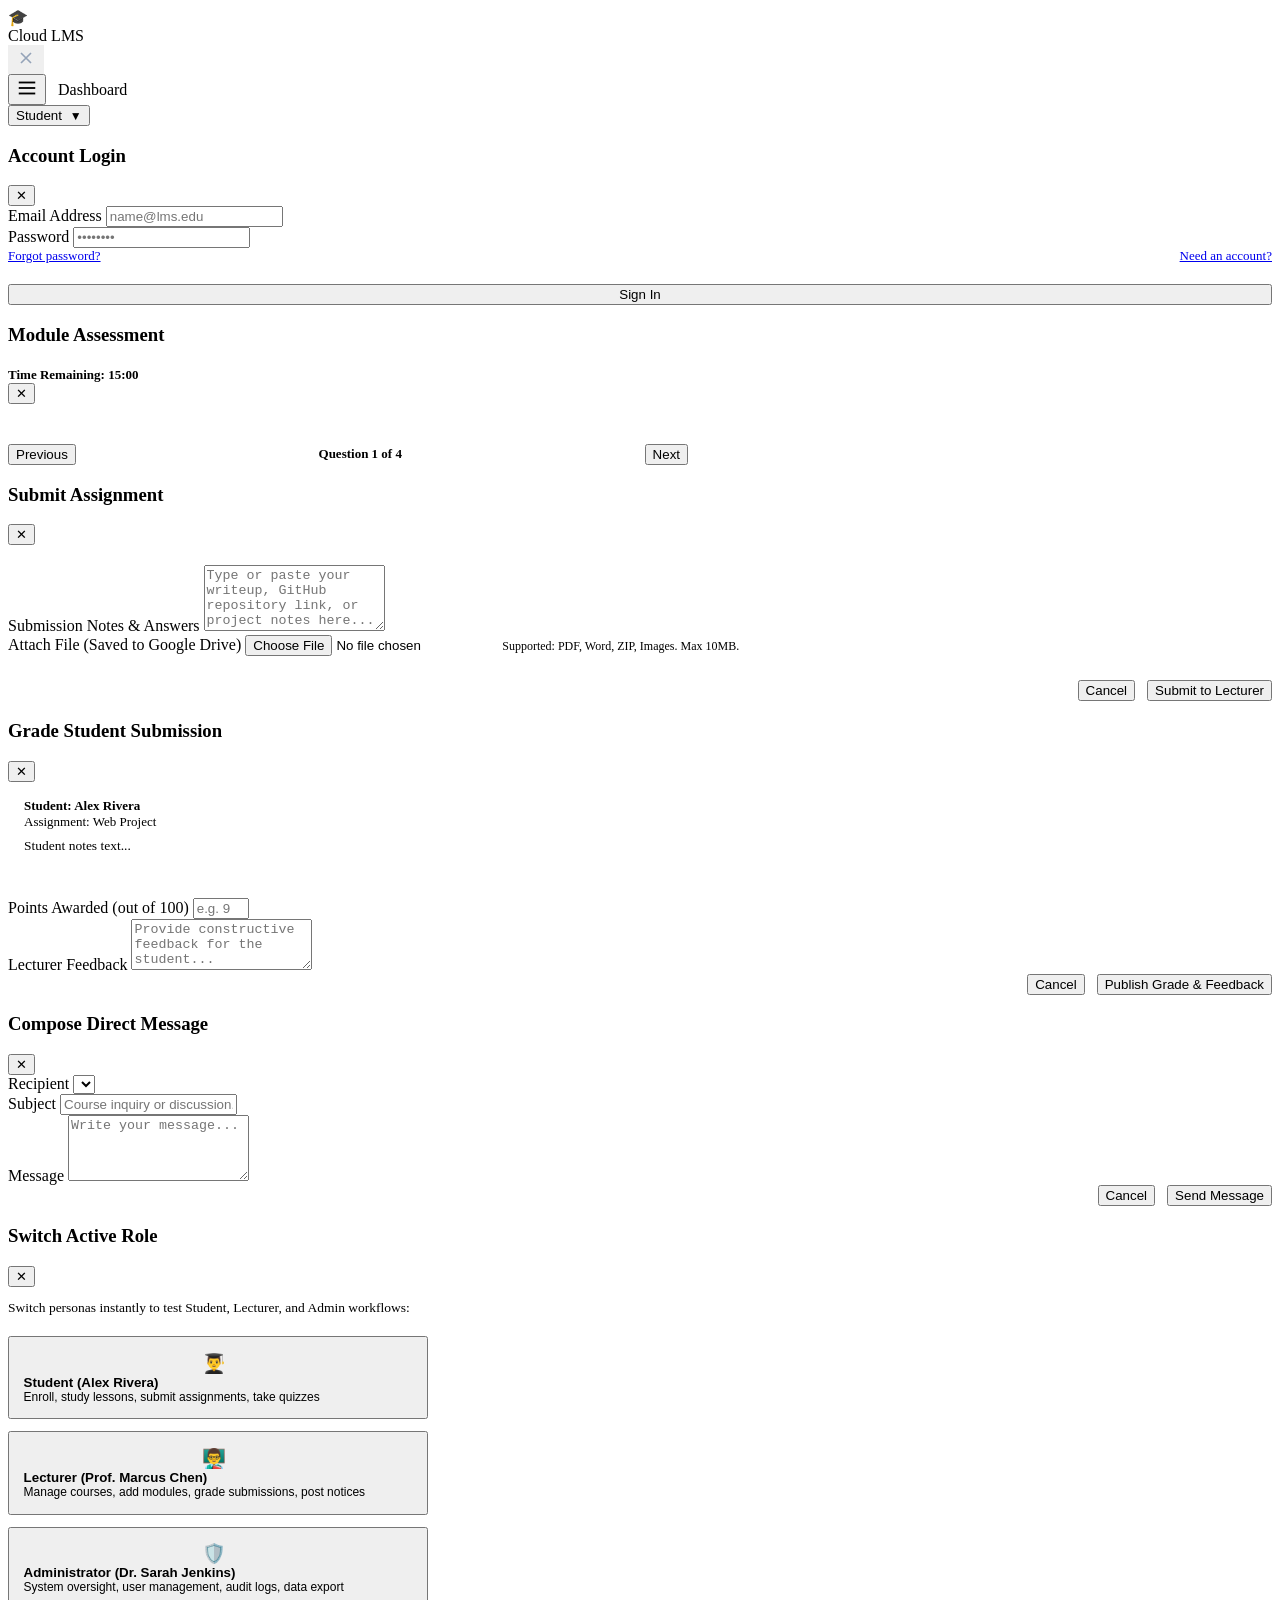
<file: gas/Index.html>
<!DOCTYPE html>
<html lang="en">
<head>
  <meta charset="UTF-8">
  <meta name="viewport" content="width=device-width, initial-scale=1.0, maximum-scale=1.0, user-scalable=no">
  <title><?= appName ?> - Learning Management System</title>
  <link rel="preconnect" href="https://fonts.googleapis.com">
  <link rel="preconnect" href="https://fonts.gstatic.com" crossorigin>
  <link href="https://fonts.googleapis.com/css2?family=Outfit:wght@500;600;700;800&family=Plus+Jakarta+Sans:wght@400;500;600;700&display=swap" rel="stylesheet">
  <?!= include('Styles'); ?>
</head>
<body>

  <!-- Loading State Overlay -->
  <div id="loadingOverlay" class="loading-overlay" style="display: none;">
    <div class="spinner" style="width: 42px; height: 42px; border-width: 4px;"></div>
    <div id="loadingText" style="font-weight: 600; color: var(--text-main);">Processing request...</div>
  </div>

  <!-- Toast Notification Container -->
  <div id="toastContainer" class="toast-container"></div>

  <!-- Main Application Wrapper -->
  <div class="app-container">
    
    <!-- Sidebar Overlay for Mobile -->
    <div id="sidebarOverlay" class="sidebar-overlay" onclick="toggleSidebar(false)"></div>

    <!-- Responsive Sidebar Navigation -->
    <aside id="appSidebar" class="app-sidebar">
      <div class="sidebar-header">
        <div class="sidebar-brand">
          <div class="brand-icon">🎓</div>
          <span>Cloud LMS</span>
        </div>
        <button class="btn-icon" style="color: #94A3B8; border-color: transparent;" onclick="toggleSidebar(false)">
          <svg width="20" height="20" viewBox="0 0 24 24" fill="none" stroke="currentColor" stroke-width="2"><path d="M18 6L6 18M6 6l12 12"/></svg>
        </button>
      </div>

      <nav class="sidebar-nav" id="sidebarNavItems">
        <!-- Dynamically rendered according to user role or public state -->
      </nav>

      <div class="sidebar-footer" id="sidebarFooterUser">
        <!-- Rendered by JavaScript based on active session -->
      </div>
    </aside>

    <!-- App Header Bar -->
    <header class="app-header">
      <div style="display: flex; align-items: center; gap: 0.75rem;">
        <button id="mobileMenuBtn" class="btn-icon" onclick="toggleSidebar(true)" aria-label="Open menu">
          <svg width="22" height="22" viewBox="0 0 24 24" fill="none" stroke="currentColor" stroke-width="2">
            <line x1="3" y1="12" x2="21" y2="12"></line>
            <line x1="3" y1="6" x2="21" y2="6"></line>
            <line x1="3" y1="18" x2="21" y2="18"></line>
          </svg>
        </button>
        <div class="brand-logo">
          <span id="pageHeaderTitle">Dashboard</span>
        </div>
      </div>

      <div style="display: flex; align-items: center; gap: 0.75rem;">
        <button id="quickRoleSwitchBtn" class="btn btn-secondary btn-sm" onclick="showRoleSwitcherModal()">
          <span id="headerRoleBadge" class="badge badge-primary">Student</span>
          <span style="font-size: 12px; color: var(--text-muted); margin-left: 4px;">▼</span>
        </button>

        <div id="headerAuthActions">
          <!-- Rendered login/register or profile avatar -->
        </div>
      </div>
    </header>

    <!-- Main View Routing Container -->
    <main class="app-main">
      <div class="content-container">
        
        <!-- VIEW 1: LANDING PAGE -->
        <section id="viewLanding" class="view-section" style="display: none;">
          <!-- Hero Section -->
          <div class="card" style="background: linear-gradient(135deg, #1E293B, #0F172A); color: #fff; padding: 2.5rem; margin-bottom: 2rem;">
            <div style="max-width: 680px;">
              <span class="badge" style="background: rgba(37, 99, 235, 0.2); color: #60A5FA; margin-bottom: 1rem;">Next-Gen Cloud Learning</span>
              <h1 style="color: #fff; font-size: 2.25rem; margin-bottom: 1rem;">Master in-demand skills with our interactive LMS</h1>
              <p style="color: #94A3B8; font-size: 1.05rem; margin-bottom: 1.75rem;">
                Powered entirely by Google Apps Script, Google Sheets database, and Google Drive storage. Fast, accessible, and free of hosting fees.
              </p>
              <div style="display: flex; gap: 0.75rem; flex-wrap: wrap;">
                <button class="btn btn-primary btn-lg" onclick="navigate('allCourses')">Browse Courses</button>
                <button class="btn btn-secondary btn-lg" style="background: rgba(255,255,255,0.1); color: #fff; border-color: rgba(255,255,255,0.2);" onclick="showAuthModal('register')">Create Free Account</button>
              </div>
            </div>
          </div>

          <!-- Featured Courses Section -->
          <div class="card-header">
            <div>
              <h2 class="card-title">Explore Top Rated Courses</h2>
              <p style="color: var(--text-muted); font-size: 14px;">Curated curricula built by seasoned university lecturers.</p>
            </div>
            <button class="btn btn-secondary btn-sm" onclick="navigate('allCourses')">View All</button>
          </div>

          <div id="landingCoursesGrid" class="course-grid">
            <!-- Dynamically populated -->
          </div>
        </section>

        <!-- VIEW 2: STUDENT DASHBOARD -->
        <section id="viewStudentDashboard" class="view-section" style="display: none;">
          <div class="stats-grid">
            <div class="stat-card">
              <div class="stat-icon-wrapper" style="background: var(--primary-light); color: var(--primary);">📚</div>
              <div>
                <div class="stat-value" id="studentEnrolledCount">0</div>
                <div class="stat-label">Enrolled Courses</div>
              </div>
            </div>
            <div class="stat-card">
              <div class="stat-icon-wrapper" style="background: var(--success-light); color: var(--success);">🏆</div>
              <div>
                <div class="stat-value" id="studentCompletedCount">0</div>
                <div class="stat-label">Completed Courses</div>
              </div>
            </div>
            <div class="stat-card">
              <div class="stat-icon-wrapper" style="background: var(--warning-light); color: var(--warning);">📝</div>
              <div>
                <div class="stat-value" id="studentPendingAsgCount">0</div>
                <div class="stat-label">Upcoming Assignments</div>
              </div>
            </div>
            <div class="stat-card">
              <div class="stat-icon-wrapper" style="background: #F3E8FF; color: #9333EA;">🎯</div>
              <div>
                <div class="stat-value" id="studentAvgGrade">88%</div>
                <div class="stat-label">Average Performance</div>
              </div>
            </div>
          </div>

          <!-- In-Progress Enrolled Courses -->
          <div style="margin-bottom: 2rem;">
            <div class="card-header">
              <h2 class="card-title">Continue Learning</h2>
              <button class="btn btn-secondary btn-sm" onclick="navigate('studentCourses')">My Courses</button>
            </div>
            <div id="studentActiveCoursesGrid" class="course-grid">
              <!-- Enrolled courses cards -->
            </div>
          </div>

          <!-- Announcements & Upcoming Tasks Grid -->
          <div style="display: grid; grid-template-columns: repeat(auto-fit, minmax(320px, 1fr)); gap: 1.5rem;">
            <div class="card">
              <div class="card-header">
                <h3 class="card-title">Recent Announcements</h3>
                <button class="btn btn-secondary btn-sm" onclick="navigate('announcements')">View All</button>
              </div>
              <div id="studentDashboardAnnouncementsList"></div>
            </div>

            <div class="card">
              <div class="card-header">
                <h3 class="card-title">Upcoming Deadlines</h3>
                <button class="btn btn-secondary btn-sm" onclick="navigate('assignments')">Assignments</button>
              </div>
              <div id="studentUpcomingDeadlinesList"></div>
            </div>
          </div>
        </section>

        <!-- VIEW 3: COURSE CATALOG (ALL COURSES) -->
        <section id="viewAllCourses" class="view-section" style="display: none;">
          <div class="card" style="margin-bottom: 1.5rem;">
            <div style="display: flex; flex-wrap: wrap; gap: 1rem; align-items: center; justify-content: space-between;">
              <div style="flex: 1; min-width: 240px;">
                <input type="text" id="courseSearchInput" class="form-control" placeholder="Search by course title, code, or keyword..." oninput="handleCourseFilter()">
              </div>
              <div style="display: flex; gap: 0.75rem; flex-wrap: wrap;">
                <select id="courseCategoryFilter" class="form-control" style="width: auto;" onchange="handleCourseFilter()">
                  <option value="All">All Categories</option>
                  <option value="Computer Science">Computer Science</option>
                  <option value="Data Science">Data Science</option>
                  <option value="Artificial Intelligence">Artificial Intelligence</option>
                  <option value="Business">Business</option>
                </select>
                <select id="courseLevelFilter" class="form-control" style="width: auto;" onchange="handleCourseFilter()">
                  <option value="All">All Levels</option>
                  <option value="Beginner">Beginner</option>
                  <option value="Intermediate">Intermediate</option>
                  <option value="Advanced">Advanced</option>
                </select>
              </div>
            </div>
          </div>

          <div id="allCoursesCatalogGrid" class="course-grid">
            <!-- Populated by JS -->
          </div>
        </section>

        <!-- VIEW 4: INTERACTIVE COURSE & LESSON PLAYER -->
        <section id="viewCoursePlayer" class="view-section" style="display: none;">
          <!-- Course Header Bar -->
          <div class="card" style="margin-bottom: 1.5rem;">
            <div style="display: flex; flex-wrap: wrap; justify-content: space-between; align-items: center; gap: 1rem;">
              <div>
                <button class="btn btn-secondary btn-sm" onclick="navigate('studentCourses')" style="margin-bottom: 0.5rem;">
                  ← Back to My Courses
                </button>
                <h1 id="playerCourseTitle" style="font-size: 1.4rem;">Course Title</h1>
                <p id="playerCourseInstructor" style="color: var(--text-muted); font-size: 13.5px;">Instructor: Prof. Marcus Chen</p>
              </div>
              
              <div style="display: flex; align-items: center; gap: 1rem;">
                <div style="text-align: right;">
                  <div style="font-size: 12px; color: var(--text-muted);">Overall Progress</div>
                  <div id="playerProgressPercent" style="font-weight: 700; color: var(--primary);">0%</div>
                </div>
                <div style="width: 140px;">
                  <div class="progress-bar-bg">
                    <div id="playerProgressBar" class="progress-bar-fill" style="width: 0%;"></div>
                  </div>
                </div>
              </div>
            </div>
          </div>

          <!-- Player Layout -->
          <div class="lesson-layout">
            <!-- Curriculum Navigation Sidebar -->
            <div class="curriculum-sidebar">
              <h3 style="font-size: 14px; margin-bottom: 0.75rem;">Curriculum Modules</h3>
              <div id="playerCurriculumTree">
                <!-- Modules and Lessons list -->
              </div>
            </div>

            <!-- Content Presentation Stage -->
            <div class="card">
              <div style="display: flex; justify-content: space-between; align-items: center; margin-bottom: 1rem; flex-wrap: wrap; gap: 0.5rem;">
                <div>
                  <span id="playerLessonTypeBadge" class="badge badge-primary">Video Lesson</span>
                  <h2 id="playerLessonTitle" style="font-size: 1.25rem; margin-top: 0.35rem;">Lesson Title</h2>
                </div>
                
                <div style="display: flex; gap: 0.5rem;">
                  <button id="btnPrevLesson" class="btn btn-secondary btn-sm" onclick="navigateLesson(-1)">Previous</button>
                  <button id="btnNextLesson" class="btn btn-secondary btn-sm" onclick="navigateLesson(1)">Next</button>
                  <button id="btnMarkComplete" class="btn btn-success btn-sm" onclick="markCurrentLessonComplete()">
                    ✓ Mark as Completed
                  </button>
                </div>
              </div>

              <!-- Media Viewer: Video / Rich Text -->
              <div id="playerMediaContainer">
                <div id="playerVideoWrapper" class="video-container" style="display: none;">
                  <iframe id="playerVideoIframe" src="" allowfullscreen></iframe>
                </div>
                
                <div id="playerTextContent" style="background: var(--bg-main); padding: 1.5rem; border-radius: var(--radius-md); line-height: 1.7; font-size: 15px; margin-bottom: 1.5rem;">
                  <!-- Text lesson content -->
                </div>
              </div>

              <!-- Course Resources & Downloads (Drive Integration) -->
              <div style="border-top: 1px solid var(--border-color); padding-top: 1.25rem; margin-top: 1.5rem;">
                <h4 style="font-size: 14px; margin-bottom: 0.75rem;">Learning Materials & Drive Resources</h4>
                <div id="playerMaterialsList" style="display: flex; flex-direction: column; gap: 0.5rem;">
                  <!-- Material list items with Download buttons -->
                </div>
              </div>

              <!-- Interactive Actions Bar -->
              <div style="display: flex; gap: 0.75rem; margin-top: 1.5rem; flex-wrap: wrap;">
                <button id="btnOpenQuiz" class="btn btn-primary" onclick="openActiveCourseQuiz()">
                  📝 Take Module Quiz
                </button>
                <button id="btnOpenAssignment" class="btn btn-secondary" onclick="openActiveCourseAssignment()">
                  📤 Submit Assignment
                </button>
              </div>
            </div>
          </div>
        </section>

        <!-- VIEW 5: LECTURER DASHBOARD -->
        <section id="viewLecturerDashboard" class="view-section" style="display: none;">
          <div style="display: flex; justify-content: space-between; align-items: center; margin-bottom: 1.5rem; flex-wrap: wrap; gap: 1rem;">
            <div>
              <h1 style="font-size: 1.6rem;">Lecturer Studio</h1>
              <p style="color: var(--text-muted);">Manage courses, upload learning materials, construct quizzes, and grade submissions.</p>
            </div>
            <button class="btn btn-primary" onclick="showNewCourseModal()">
              + Create Course
            </button>
          </div>

          <div class="stats-grid">
            <div class="stat-card">
              <div class="stat-icon-wrapper" style="background: var(--primary-light); color: var(--primary);">📖</div>
              <div>
                <div class="stat-value" id="lecturerCourseCount">0</div>
                <div class="stat-label">Published Courses</div>
              </div>
            </div>
            <div class="stat-card">
              <div class="stat-icon-wrapper" style="background: var(--warning-light); color: var(--warning);">📥</div>
              <div>
                <div class="stat-value" id="lecturerPendingGradesCount">0</div>
                <div class="stat-label">Submissions to Grade</div>
              </div>
            </div>
            <div class="stat-card">
              <div class="stat-icon-wrapper" style="background: var(--success-light); color: var(--success);">👥</div>
              <div>
                <div class="stat-value" id="lecturerTotalStudents">0</div>
                <div class="stat-label">Enrolled Students</div>
              </div>
            </div>
          </div>

          <!-- Lecturer Courses & Action Table -->
          <div class="card" style="margin-bottom: 2rem;">
            <div class="card-header">
              <h3 class="card-title">My Courses Curriculum</h3>
            </div>
            <div class="table-responsive">
              <table class="table-lms">
                <thead>
                  <tr>
                    <th>Code</th>
                    <th>Title</th>
                    <th>Category</th>
                    <th>Level</th>
                    <th>Modules</th>
                    <th>Actions</th>
                  </tr>
                </thead>
                <tbody id="lecturerCoursesTableBody"></tbody>
              </table>
            </div>
          </div>

          <!-- Pending Assignment Submissions for Grading -->
          <div class="card">
            <div class="card-header">
              <h3 class="card-title">Pending Student Submissions</h3>
            </div>
            <div class="table-responsive">
              <table class="table-lms">
                <thead>
                  <tr>
                    <th>Student</th>
                    <th>Assignment</th>
                    <th>Submitted At</th>
                    <th>Status</th>
                    <th>Points</th>
                    <th>Action</th>
                  </tr>
                </thead>
                <tbody id="lecturerSubmissionsTableBody"></tbody>
              </table>
            </div>
          </div>
        </section>

        <!-- VIEW 6: ADMINISTRATOR DASHBOARD -->
        <section id="viewAdminDashboard" class="view-section" style="display: none;">
          <div style="display: flex; justify-content: space-between; align-items: center; margin-bottom: 1.5rem; flex-wrap: wrap; gap: 1rem;">
            <div>
              <h1 style="font-size: 1.6rem;">LMS Administration Control</h1>
              <p style="color: var(--text-muted);">Manage users, oversee enrollments, export data tables, and maintain system logs.</p>
            </div>
            <div style="display: flex; gap: 0.5rem; flex-wrap: wrap;">
              <button class="btn btn-secondary btn-sm" onclick="exportLmsData('Users')">Export Users</button>
              <button class="btn btn-secondary btn-sm" onclick="exportLmsData('Enrollments')">Export Enrollments</button>
              <button class="btn btn-primary btn-sm" onclick="showNewUserModal()">+ Add New User</button>
            </div>
          </div>

          <div class="stats-grid">
            <div class="stat-card">
              <div class="stat-icon-wrapper" style="background: var(--primary-light); color: var(--primary);">👥</div>
              <div>
                <div class="stat-value" id="adminTotalUsers">0</div>
                <div class="stat-label">Total Users</div>
              </div>
            </div>
            <div class="stat-card">
              <div class="stat-icon-wrapper" style="background: var(--success-light); color: var(--success);">📚</div>
              <div>
                <div class="stat-value" id="adminTotalCourses">0</div>
                <div class="stat-label">Courses</div>
              </div>
            </div>
            <div class="stat-card">
              <div class="stat-icon-wrapper" style="background: var(--warning-light); color: var(--warning);">🎓</div>
              <div>
                <div class="stat-value" id="adminTotalEnrollments">0</div>
                <div class="stat-label">Enrollments</div>
              </div>
            </div>
            <div class="stat-card">
              <div class="stat-icon-wrapper" style="background: #F3E8FF; color: #9333EA;">⚡</div>
              <div>
                <div class="stat-value" id="adminTotalLogs">0</div>
                <div class="stat-label">Logged Events</div>
              </div>
            </div>
          </div>

          <!-- User Management Table -->
          <div class="card" style="margin-bottom: 2rem;">
            <div class="card-header">
              <h3 class="card-title">User Accounts & Roles</h3>
              <input type="text" id="adminUserSearchInput" class="form-control" style="width: 220px;" placeholder="Search user..." oninput="filterAdminUsers()">
            </div>
            <div class="table-responsive">
              <table class="table-lms">
                <thead>
                  <tr>
                    <th>Name</th>
                    <th>Email</th>
                    <th>Role</th>
                    <th>Status</th>
                    <th>Joined</th>
                    <th>Actions</th>
                  </tr>
                </thead>
                <tbody id="adminUsersTableBody"></tbody>
              </table>
            </div>
          </div>

          <!-- System Activity Logs -->
          <div class="card">
            <div class="card-header">
              <h3 class="card-title">Recent Activity Audit Logs</h3>
              <button class="btn btn-secondary btn-sm" onclick="exportLmsData('ActivityLogs')">Export Logs CSV</button>
            </div>
            <div class="table-responsive">
              <table class="table-lms">
                <thead>
                  <tr>
                    <th>Timestamp</th>
                    <th>User</th>
                    <th>Action</th>
                    <th>Details</th>
                  </tr>
                </thead>
                <tbody id="adminLogsTableBody"></tbody>
              </table>
            </div>
          </div>
        </section>

        <!-- VIEW 7: ANNOUNCEMENTS & NOTIFICATIONS -->
        <section id="viewAnnouncements" class="view-section" style="display: none;">
          <div style="display: flex; justify-content: space-between; align-items: center; margin-bottom: 1.5rem;">
            <div>
              <h1 style="font-size: 1.6rem;">Campus Announcements</h1>
              <p style="color: var(--text-muted);">Stay up to date with course notices and institutional bulletins.</p>
            </div>
            <button id="btnCreateAnnouncement" class="btn btn-primary btn-sm" onclick="showNewAnnouncementModal()">
              + New Notice
            </button>
          </div>
          <div id="announcementsListContainer" style="display: flex; flex-direction: column; gap: 1rem;">
            <!-- Rendered by JS -->
          </div>
        </section>

        <!-- VIEW 8: MESSAGES -->
        <section id="viewMessages" class="view-section" style="display: none;">
          <div style="display: flex; justify-content: space-between; align-items: center; margin-bottom: 1.5rem;">
            <div>
              <h1 style="font-size: 1.6rem;">Direct Messages</h1>
              <p style="color: var(--text-muted);">Communicate directly with course lecturers and peers.</p>
            </div>
            <button class="btn btn-primary btn-sm" onclick="showComposeMessageModal()">
              ✉ Compose Message
            </button>
          </div>
          <div id="messagesListContainer" style="display: flex; flex-direction: column; gap: 0.75rem;">
            <!-- Messages list -->
          </div>
        </section>

        <!-- VIEW 9: RESULTS & GRADES -->
        <section id="viewResults" class="view-section" style="display: none;">
          <div style="margin-bottom: 1.5rem;">
            <h1 style="font-size: 1.6rem;">Academic Grades & Transcripts</h1>
            <p style="color: var(--text-muted);">Detailed records of graded assignments and quiz attempts.</p>
          </div>
          <div class="card">
            <div class="table-responsive">
              <table class="table-lms">
                <thead>
                  <tr>
                    <th>Assessment Title</th>
                    <th>Type</th>
                    <th>Score</th>
                    <th>Max</th>
                    <th>Percentage</th>
                    <th>Date</th>
                    <th>Lecturer Feedback</th>
                  </tr>
                </thead>
                <tbody id="gradesTableBody"></tbody>
              </table>
            </div>
          </div>
        </section>

      </div>
    </main>
  </div>

  <!-- ==============================================================================
       MODALS & DIALOGS
       ============================================================================== -->

  <!-- AUTHENTICATION MODAL (Login / Register / Forgot Password) -->
  <div id="modalAuth" class="modal-backdrop">
    <div class="modal-content">
      <div class="modal-header">
        <h3 id="authModalTitle" class="card-title">Account Login</h3>
        <button class="btn-icon" onclick="closeModal('modalAuth')">✕</button>
      </div>

      <!-- Login Tab -->
      <form id="formLogin" onsubmit="handleLoginSubmit(event)">
        <div class="form-group">
          <label class="form-label">Email Address</label>
          <input type="email" id="loginEmail" class="form-control" required placeholder="name@lms.edu">
        </div>
        <div class="form-group">
          <label class="form-label">Password</label>
          <input type="password" id="loginPassword" class="form-control" required placeholder="••••••••">
        </div>
        <div style="display: flex; justify-content: space-between; align-items: center; margin-bottom: 1.25rem;">
          <a href="javascript:void(0)" onclick="toggleAuthForm('forgot')" style="font-size: 13px;">Forgot password?</a>
          <a href="javascript:void(0)" onclick="toggleAuthForm('register')" style="font-size: 13px;">Need an account?</a>
        </div>
        <button type="submit" class="btn btn-primary" style="width: 100%;">Sign In</button>
      </form>

      <!-- Register Tab -->
      <form id="formRegister" onsubmit="handleRegisterSubmit(event)" style="display: none;">
        <div class="form-group">
          <label class="form-label">Full Name</label>
          <input type="text" id="regName" class="form-control" required placeholder="Alex Rivera">
        </div>
        <div class="form-group">
          <label class="form-label">Email Address</label>
          <input type="email" id="regEmail" class="form-control" required placeholder="alex@lms.edu">
        </div>
        <div class="form-group">
          <label class="form-label">Desired Role</label>
          <select id="regRole" class="form-control">
            <option value="student">Student</option>
            <option value="lecturer">Lecturer</option>
          </select>
        </div>
        <div class="form-group">
          <label class="form-label">Password</label>
          <input type="password" id="regPassword" class="form-control" required minlength="6" placeholder="Min. 6 characters">
        </div>
        <div style="margin-bottom: 1.25rem;">
          <a href="javascript:void(0)" onclick="toggleAuthForm('login')" style="font-size: 13px;">Already have an account? Sign In</a>
        </div>
        <button type="submit" class="btn btn-primary" style="width: 100%;">Create Account</button>
      </form>

      <!-- Forgot Password Tab -->
      <form id="formForgot" onsubmit="handleForgotSubmit(event)" style="display: none;">
        <p style="font-size: 13.5px; color: var(--text-muted); margin-bottom: 1rem;">
          Enter your registered email address and we'll transmit reset instructions.
        </p>
        <div class="form-group">
          <label class="form-label">Email Address</label>
          <input type="email" id="forgotEmail" class="form-control" required placeholder="name@lms.edu">
        </div>
        <div style="margin-bottom: 1.25rem;">
          <a href="javascript:void(0)" onclick="toggleAuthForm('login')" style="font-size: 13px;">Return to Login</a>
        </div>
        <button type="submit" class="btn btn-primary" style="width: 100%;">Send Reset Instructions</button>
      </form>
    </div>
  </div>

  <!-- INTERACTIVE QUIZ MODAL -->
  <div id="modalQuiz" class="modal-backdrop">
    <div class="modal-content" style="max-width: 680px;">
      <div class="modal-header">
        <div>
          <h3 id="quizModalTitle" class="card-title">Module Assessment</h3>
          <span id="quizTimerText" style="font-size: 13px; color: var(--primary); font-weight: 600;">Time Remaining: 15:00</span>
        </div>
        <button class="btn-icon" onclick="closeModal('modalQuiz')">✕</button>
      </div>

      <div id="quizQuestionContainer">
        <!-- Rendered question step -->
      </div>

      <div id="quizSummaryContainer" style="display: none; text-align: center; padding: 1.5rem 0;">
        <!-- Rendered quiz score & feedback -->
      </div>

      <div id="quizFooterActions" style="display: flex; justify-content: space-between; align-items: center; margin-top: 1.5rem; border-top: 1px solid var(--border-color); padding-top: 1rem;">
        <button id="btnQuizPrev" class="btn btn-secondary btn-sm" onclick="navQuizQuestion(-1)">Previous</button>
        <div id="quizProgressDots" style="font-size: 13px; font-weight: 600; color: var(--text-muted);">Question 1 of 4</div>
        <button id="btnQuizNext" class="btn btn-primary btn-sm" onclick="navQuizQuestion(1)">Next</button>
        <button id="btnQuizSubmit" class="btn btn-success btn-sm" style="display: none;" onclick="submitActiveQuiz()">Submit Answers</button>
      </div>
    </div>
  </div>

  <!-- ASSIGNMENT SUBMISSION MODAL (with Google Drive Upload) -->
  <div id="modalAssignmentSubmit" class="modal-backdrop">
    <div class="modal-content">
      <div class="modal-header">
        <h3 id="asgSubmitTitle" class="card-title">Submit Assignment</h3>
        <button class="btn-icon" onclick="closeModal('modalAssignmentSubmit')">✕</button>
      </div>
      <form onsubmit="handleAssignmentSubmit(event)">
        <p id="asgSubmitDesc" style="font-size: 13.5px; color: var(--text-muted); margin-bottom: 1.25rem;"></p>
        
        <div class="form-group">
          <label class="form-label">Submission Notes & Answers</label>
          <textarea id="asgNotesInput" class="form-control" rows="4" placeholder="Type or paste your writeup, GitHub repository link, or project notes here..."></textarea>
        </div>

        <div class="form-group">
          <label class="form-label">Attach File (Saved to Google Drive)</label>
          <input type="file" id="asgFileInput" class="form-control" accept=".pdf,.doc,.docx,.zip,.png,.jpg">
          <small style="color: var(--text-muted); font-size: 12px;">Supported: PDF, Word, ZIP, Images. Max 10MB.</small>
        </div>

        <div style="display: flex; justify-content: flex-end; gap: 0.75rem; margin-top: 1.5rem;">
          <button type="button" class="btn btn-secondary" onclick="closeModal('modalAssignmentSubmit')">Cancel</button>
          <button type="submit" class="btn btn-primary">Submit to Lecturer</button>
        </div>
      </form>
    </div>
  </div>

  <!-- LECTURER GRADING MODAL -->
  <div id="modalGrading" class="modal-backdrop">
    <div class="modal-content">
      <div class="modal-header">
        <h3 class="card-title">Grade Student Submission</h3>
        <button class="btn-icon" onclick="closeModal('modalGrading')">✕</button>
      </div>
      <form onsubmit="handleGradingSubmit(event)">
        <div style="background: var(--bg-main); padding: 1rem; border-radius: var(--radius-md); margin-bottom: 1.25rem;">
          <div style="font-size: 13px; font-weight: 600;" id="gradeStudentName">Student: Alex Rivera</div>
          <div style="font-size: 13px; color: var(--text-muted);" id="gradeAssignmentTitle">Assignment: Web Project</div>
          <div style="font-size: 13.5px; margin-top: 0.5rem;" id="gradeSubmissionBody">Student notes text...</div>
          <div id="gradeFileLinkContainer" style="margin-top: 0.5rem;"></div>
        </div>

        <div class="form-group">
          <label class="form-label">Points Awarded (out of 100)</label>
          <input type="number" id="gradePointsInput" class="form-control" required min="0" max="100" placeholder="e.g. 95">
        </div>

        <div class="form-group">
          <label class="form-label">Lecturer Feedback</label>
          <textarea id="gradeFeedbackInput" class="form-control" rows="3" placeholder="Provide constructive feedback for the student..."></textarea>
        </div>

        <div style="display: flex; justify-content: flex-end; gap: 0.75rem;">
          <button type="button" class="btn btn-secondary" onclick="closeModal('modalGrading')">Cancel</button>
          <button type="submit" class="btn btn-success">Publish Grade & Feedback</button>
        </div>
      </form>
    </div>
  </div>

  <!-- COMPOSE MESSAGE MODAL -->
  <div id="modalComposeMessage" class="modal-backdrop">
    <div class="modal-content">
      <div class="modal-header">
        <h3 class="card-title">Compose Direct Message</h3>
        <button class="btn-icon" onclick="closeModal('modalComposeMessage')">✕</button>
      </div>
      <form onsubmit="handleSendMessage(event)">
        <div class="form-group">
          <label class="form-label">Recipient</label>
          <select id="msgRecipientSelect" class="form-control" required></select>
        </div>
        <div class="form-group">
          <label class="form-label">Subject</label>
          <input type="text" id="msgSubjectInput" class="form-control" required placeholder="Course inquiry or discussion...">
        </div>
        <div class="form-group">
          <label class="form-label">Message</label>
          <textarea id="msgBodyInput" class="form-control" rows="4" required placeholder="Write your message..."></textarea>
        </div>
        <div style="display: flex; justify-content: flex-end; gap: 0.75rem;">
          <button type="button" class="btn btn-secondary" onclick="closeModal('modalComposeMessage')">Cancel</button>
          <button type="submit" class="btn btn-primary">Send Message</button>
        </div>
      </form>
    </div>
  </div>

  <!-- ROLE SWITCHER QUICK DIALOG -->
  <div id="modalRoleSwitcher" class="modal-backdrop">
    <div class="modal-content" style="max-width: 420px;">
      <div class="modal-header">
        <h3 class="card-title">Switch Active Role</h3>
        <button class="btn-icon" onclick="closeModal('modalRoleSwitcher')">✕</button>
      </div>
      <p style="font-size: 13.5px; color: var(--text-muted); margin-bottom: 1.25rem;">
        Switch personas instantly to test Student, Lecturer, and Admin workflows:
      </p>
      <div style="display: flex; flex-direction: column; gap: 0.75rem;">
        <button class="btn btn-secondary" style="justify-content: flex-start; padding: 0.85rem;" onclick="switchUserRole('student')">
          <span style="font-size: 1.2rem; margin-right: 0.5rem;">👨‍🎓</span>
          <div style="text-align: left;">
            <div style="font-weight: 700;">Student (Alex Rivera)</div>
            <div style="font-size: 12px; color: var(--text-muted);">Enroll, study lessons, submit assignments, take quizzes</div>
          </div>
        </button>
        <button class="btn btn-secondary" style="justify-content: flex-start; padding: 0.85rem;" onclick="switchUserRole('lecturer')">
          <span style="font-size: 1.2rem; margin-right: 0.5rem;">👨‍🏫</span>
          <div style="text-align: left;">
            <div style="font-weight: 700;">Lecturer (Prof. Marcus Chen)</div>
            <div style="font-size: 12px; color: var(--text-muted);">Manage courses, add modules, grade submissions, post notices</div>
          </div>
        </button>
        <button class="btn btn-secondary" style="justify-content: flex-start; padding: 0.85rem;" onclick="switchUserRole('admin')">
          <span style="font-size: 1.2rem; margin-right: 0.5rem;">🛡️</span>
          <div style="text-align: left;">
            <div style="font-weight: 700;">Administrator (Dr. Sarah Jenkins)</div>
            <div style="font-size: 12px; color: var(--text-muted);">System oversight, user management, audit logs, data export</div>
          </div>
        </button>
      </div>
    </div>
  </div>

  <?!= include('JavaScript'); ?>
</body>
</html>
</file>
